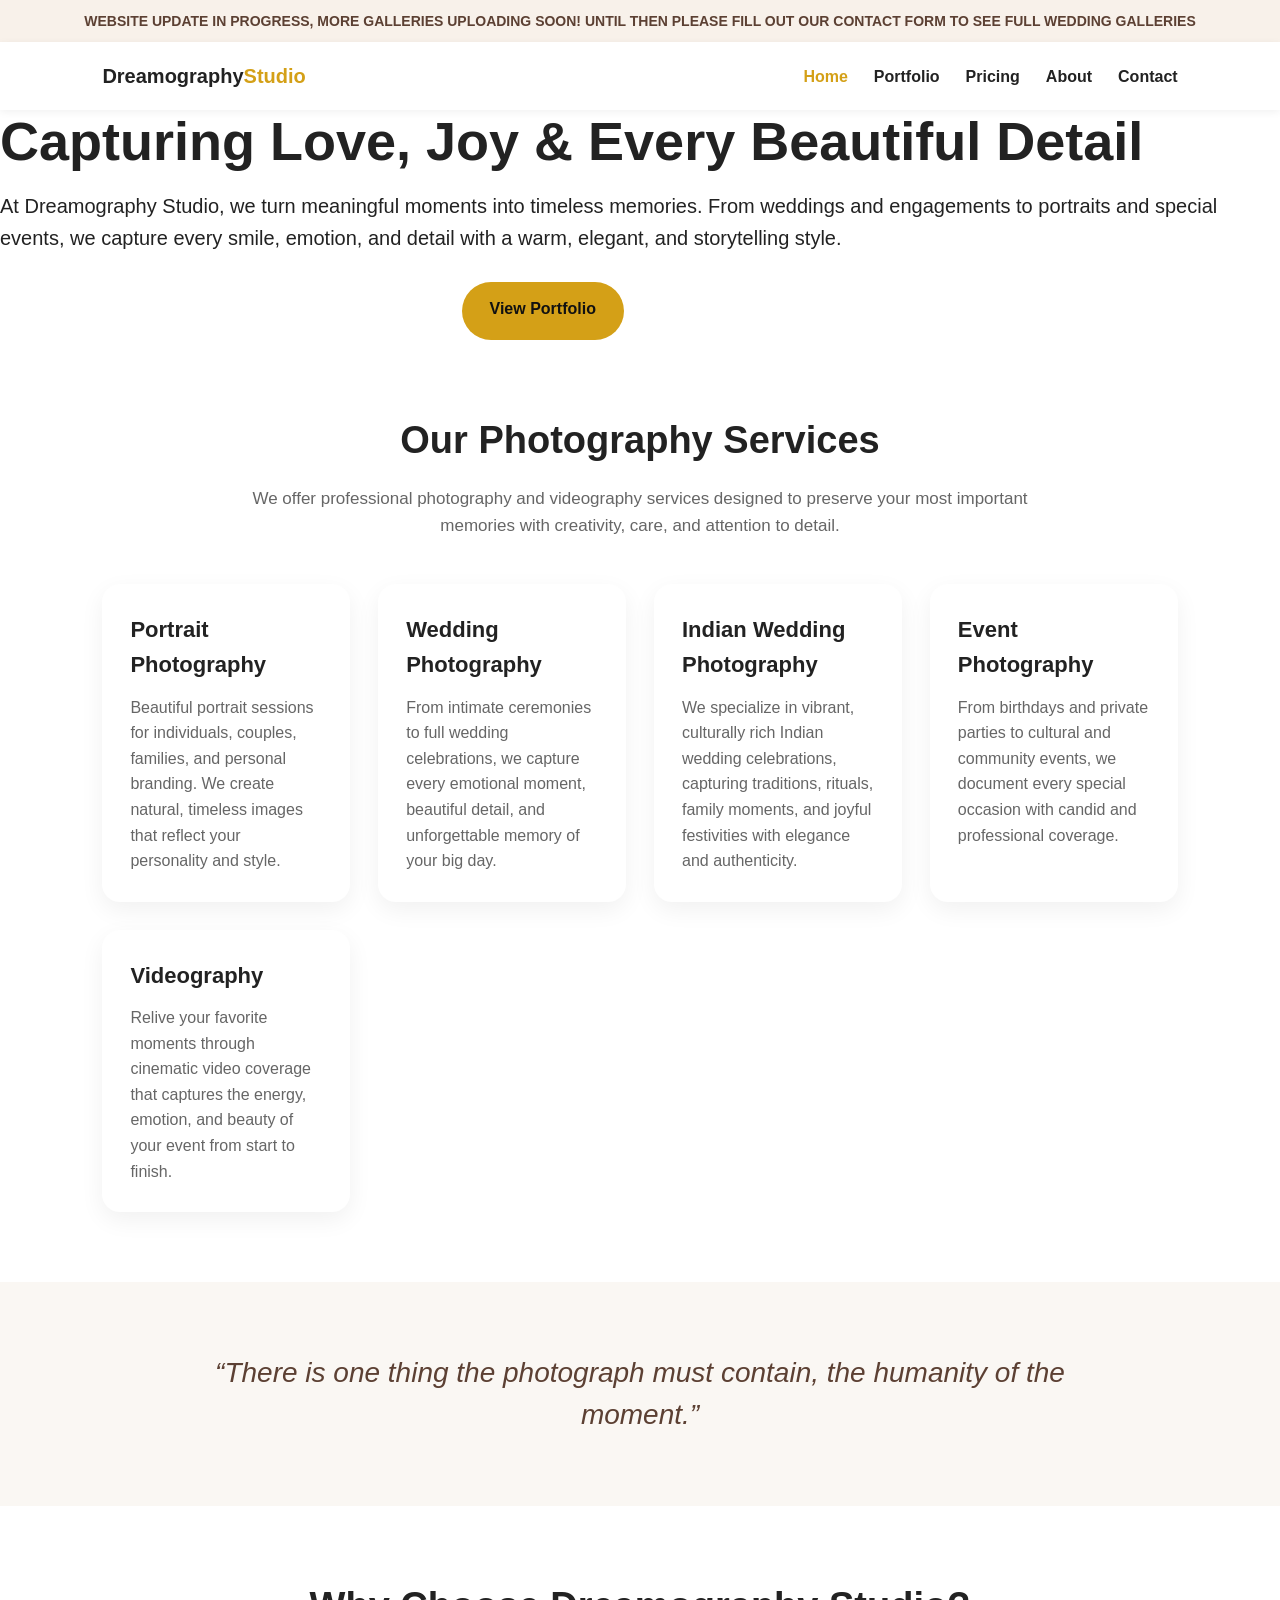
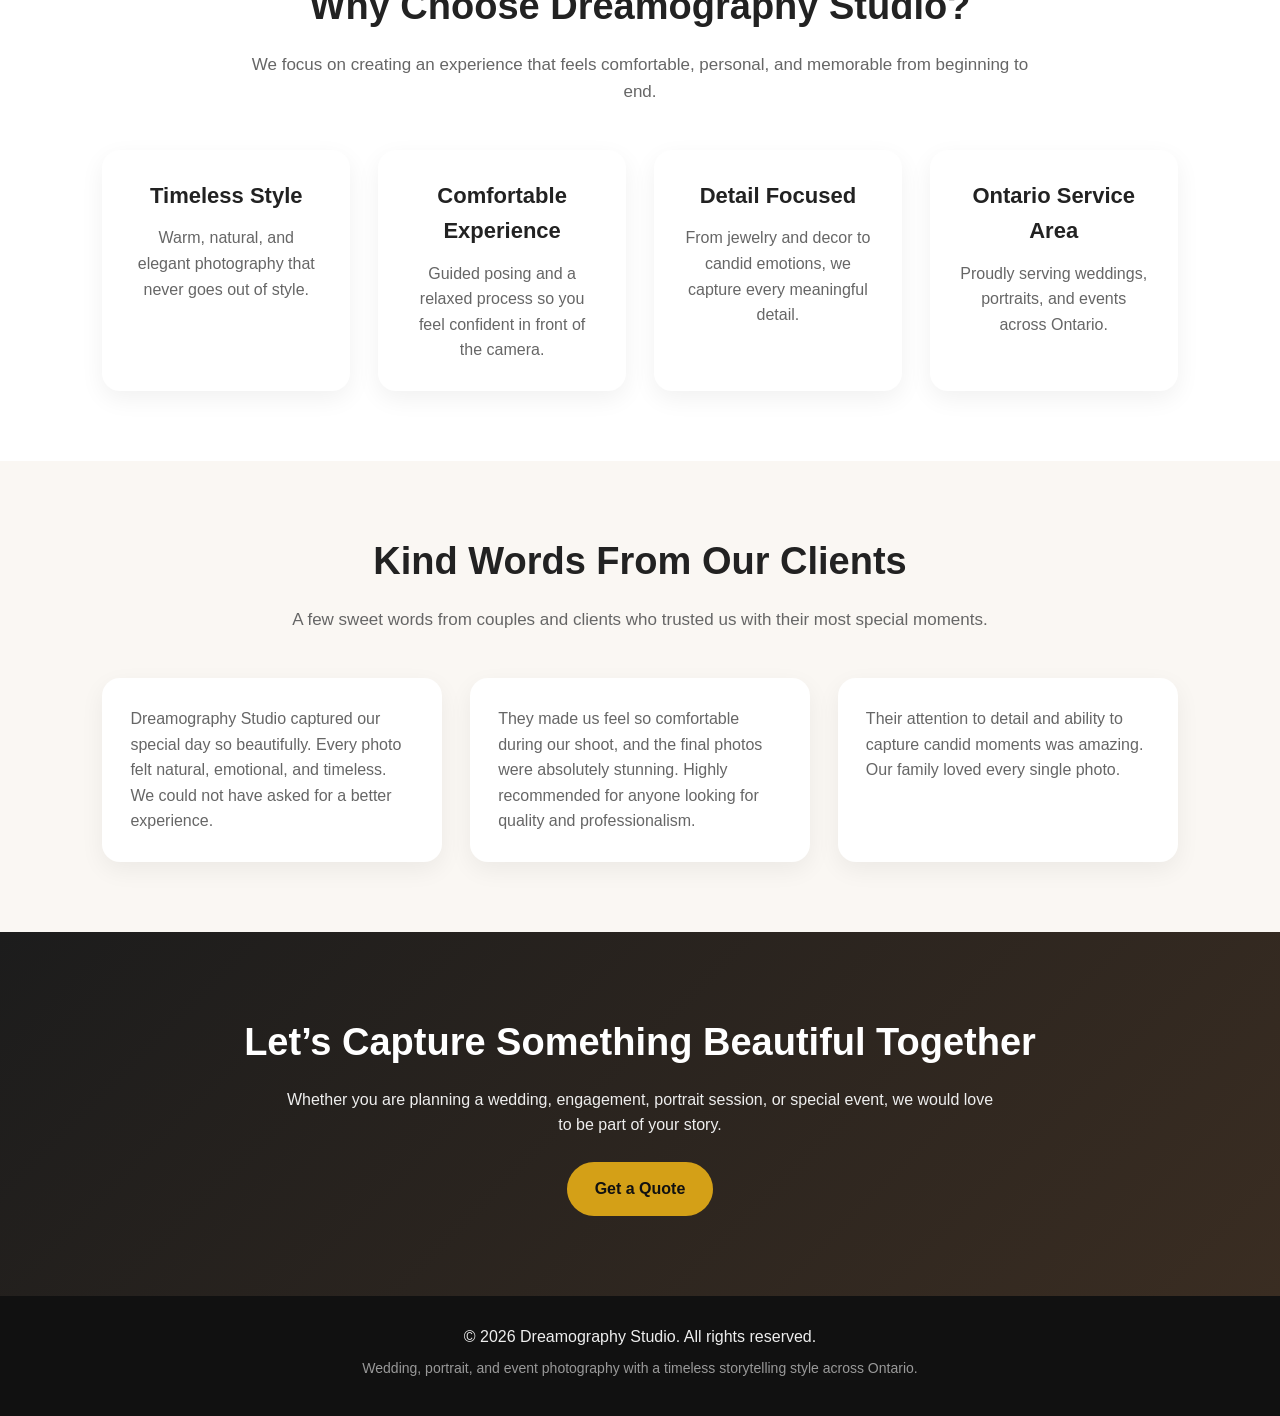
<file: index.html>
<!DOCTYPE html>
<html lang="en">
<head>
  <meta charset="UTF-8" />
  <meta name="viewport" content="width=device-width, initial-scale=1.0" />
  <title>Dreamography Studio</title>
  <link rel="stylesheet" href="style.css" />
</head>
<body>

  <div class="top-bar">
    WEBSITE UPDATE IN PROGRESS, MORE GALLERIES UPLOADING SOON! UNTIL THEN PLEASE FILL OUT OUR CONTACT FORM TO SEE FULL WEDDING GALLERIES
  </div>

  <nav class="navbar">
    <a href="index.html" class="logo">Dreamography<span>Studio</span></a>
    <ul class="nav-links">
      <li><a href="index.html" class="active">Home</a></li>
      <li><a href="portfolio.html">Portfolio</a></li>
      <li><a href="pricing.html">Pricing</a></li>
      <li><a href="about.html">About</a></li>
      <li><a href="contact.html">Contact</a></li>
    </ul>
  </nav>

  <section class="hero">
    <div class="hero-content">
      <h1>Capturing Love, Joy & Every Beautiful Detail</h1>
      <p>
        At Dreamography Studio, we turn meaningful moments into timeless memories.
        From weddings and engagements to portraits and special events, we capture
        every smile, emotion, and detail with a warm, elegant, and storytelling style.
      </p>
      <div class="hero-buttons">
        <a href="portfolio.html" class="btn btn-primary">View Portfolio</a>
        <a href="contact.html" class="btn btn-outline">Book Your Date</a>
      </div>
    </div>
  </section>

  <section class="section section-light">
    <h2 class="section-title">Our Photography Services</h2>
    <p class="section-subtitle">
      We offer professional photography and videography services designed to preserve
      your most important memories with creativity, care, and attention to detail.
    </p>

    <div class="services-grid">
      <div class="card">
        <h3>Portrait Photography</h3>
        <p>
          Beautiful portrait sessions for individuals, couples, families, and personal
          branding. We create natural, timeless images that reflect your personality and style.
        </p>
      </div>

      <div class="card">
        <h3>Wedding Photography</h3>
        <p>
          From intimate ceremonies to full wedding celebrations, we capture every emotional
          moment, beautiful detail, and unforgettable memory of your big day.
        </p>
      </div>

      <div class="card">
        <h3>Indian Wedding Photography</h3>
        <p>
          We specialize in vibrant, culturally rich Indian wedding celebrations, capturing
          traditions, rituals, family moments, and joyful festivities with elegance and authenticity.
        </p>
      </div>

      <div class="card">
        <h3>Event Photography</h3>
        <p>
          From birthdays and private parties to cultural and community events, we document
          every special occasion with candid and professional coverage.
        </p>
      </div>

      <div class="card">
        <h3>Videography</h3>
        <p>
          Relive your favorite moments through cinematic video coverage that captures the
          energy, emotion, and beauty of your event from start to finish.
        </p>
      </div>
    </div>
  </section>

  <section class="section section-soft">
    <div class="quote-box">
      “There is one thing the photograph must contain, the humanity of the moment.”
    </div>
  </section>

  <section class="section section-light">
    <h2 class="section-title">Why Choose Dreamography Studio?</h2>
    <p class="section-subtitle">
      We focus on creating an experience that feels comfortable, personal, and memorable from beginning to end.
    </p>

    <div class="features-grid">
      <div class="card feature-card">
        <h3>Timeless Style</h3>
        <p>Warm, natural, and elegant photography that never goes out of style.</p>
      </div>

      <div class="card feature-card">
        <h3>Comfortable Experience</h3>
        <p>Guided posing and a relaxed process so you feel confident in front of the camera.</p>
      </div>

      <div class="card feature-card">
        <h3>Detail Focused</h3>
        <p>From jewelry and decor to candid emotions, we capture every meaningful detail.</p>
      </div>

      <div class="card feature-card">
        <h3>Ontario Service Area</h3>
        <p>Proudly serving weddings, portraits, and events across Ontario.</p>
      </div>
    </div>
  </section>

  <section class="section section-soft">
    <h2 class="section-title">Kind Words From Our Clients</h2>
    <p class="section-subtitle">
      A few sweet words from couples and clients who trusted us with their most special moments.
    </p>

    <div class="testimonial-grid">
      <div class="card">
        <p>
          Dreamography Studio captured our special day so beautifully. Every photo felt natural,
          emotional, and timeless. We could not have asked for a better experience.
        </p>
      </div>

      <div class="card">
        <p>
          They made us feel so comfortable during our shoot, and the final photos were absolutely stunning.
          Highly recommended for anyone looking for quality and professionalism.
        </p>
      </div>

      <div class="card">
        <p>
          Their attention to detail and ability to capture candid moments was amazing.
          Our family loved every single photo.
        </p>
      </div>
    </div>
  </section>

  <section class="cta-section">
    <h2>Let’s Capture Something Beautiful Together</h2>
    <p>
      Whether you are planning a wedding, engagement, portrait session, or special event,
      we would love to be part of your story.
    </p>
    <a href="contact.html" class="btn btn-primary">Get a Quote</a>
  </section>

  <footer class="footer">
    <p>© 2026 Dreamography Studio. All rights reserved.</p>
    <p class="small-note">
      Wedding, portrait, and event photography with a timeless storytelling style across Ontario.
    </p>
  </footer>

</body>
</html>
</file>
<file: style.css>
* {
  margin: 0;
  padding: 0;
  box-sizing: border-box;
}

html {
  scroll-behavior: smooth;
}

body {
  font-family: Arial, sans-serif;
  color: #222;
  background-color: #fff;
  line-height: 1.6;
}

img {
  max-width: 100%;
  display: block;
}

a {
  text-decoration: none;
  color: inherit;
}

.top-bar {
  background: #f8f1ea;
  color: #5c4033;
  text-align: center;
  padding: 10px 20px;
  font-size: 14px;
  font-weight: 600;
}

.navbar {
  background: #fff;
  padding: 18px 8%;
  display: flex;
  justify-content: space-between;
  align-items: center;
  box-shadow: 0 2px 8px rgba(0, 0, 0, 0.06);
  position: sticky;
  top: 0;
  z-index: 1000;
}

.logo {
  font-size: 20px;
  font-weight: 700;
  color: #222;
}

.logo span {
  color: #d4a017;
}

.nav-links {
  list-style: none;
  display: flex;
  gap: 26px;
}

.nav-links a {
  font-size: 16px;
  font-weight: 600;
  transition: color 0.3s ease;
}

.nav-links a:hover,
.nav-links a.active {
  color: #d4a017;
}

background: linear-gradient(rgba(0,0,0,0.55), rgba(0,0,0,0.6)),
url("https://images.unsplash.com/photo-1606800052052-a08af7148866") center/cover no-repeat;
  height: 88vh;
  background: linear-gradient(rgba(0,0,0,0.45), rgba(0,0,0,0.5)),
    url("portrait.jpg") center/cover no-repeat;
  display: flex;
  align-items: center;
  justify-content: center;
  text-align: center;
  padding: 0 20px;
  color: white;
}

.hero-content {
  max-width: 850px;
}

.hero h1 {
  font-size: 54px;
  line-height: 1.15;
  margin-bottom: 18px;
}

.hero p {
  font-size: 20px;
  margin-bottom: 28px;
}

.hero-buttons {
  display: flex;
  gap: 16px;
  justify-content: center;
  flex-wrap: wrap;
}

.btn {
  display: inline-block;
  padding: 14px 28px;
  border-radius: 30px;
  font-weight: 700;
  transition: all 0.3s ease;
}

.btn-primary {
  background: #d4a017;
  color: #111;
}

.btn-primary:hover {
  background: #b98b10;
}

.btn-outline {
  border: 2px solid #fff;
  color: #fff;
}

.btn-outline:hover {
  background: #fff;
  color: #111;
}

.section {
  padding: 70px 8%;
}

.section-light {
  background: #fff;
}

.section-soft {
  background: #faf7f3;
}

.section-title {
  text-align: center;
  margin-bottom: 14px;
  font-size: 38px;
  color: #222;
}

.section-subtitle {
  text-align: center;
  max-width: 780px;
  margin: 0 auto 45px;
  color: #666;
  font-size: 17px;
}

.services-grid,
.features-grid,
.pricing-grid,
.gallery-grid,
.testimonial-grid,
.contact-grid {
  display: grid;
  gap: 28px;
}

.services-grid,
.features-grid,
.pricing-grid,
.testimonial-grid {
  grid-template-columns: repeat(auto-fit, minmax(240px, 1fr));
}

.gallery-grid {
  grid-template-columns: repeat(auto-fit, minmax(220px, 1fr));
}

.contact-grid {
  grid-template-columns: 1fr 1fr;
  align-items: start;
}

.card {
  background: #fff;
  border-radius: 18px;
  padding: 28px;
  box-shadow: 0 8px 24px rgba(0,0,0,0.06);
}

.card h3 {
  margin-bottom: 12px;
  font-size: 22px;
  color: #222;
}

.card p,
.card li {
  color: #666;
}

.feature-card {
  text-align: center;
}

.quote-box {
  max-width: 850px;
  margin: 0 auto;
  text-align: center;
  font-style: italic;
  color: #5c4033;
  font-size: 28px;
  line-height: 1.5;
}

.about-content {
  max-width: 900px;
  margin: 0 auto;
}

.about-content p {
  margin-bottom: 18px;
  color: #555;
  font-size: 17px;
}

.about-list {
  margin-top: 24px;
  padding-left: 20px;
}

.about-list li {
  margin-bottom: 12px;
  color: #555;
}

.gallery-card {
  overflow: hidden;
  border-radius: 18px;
  box-shadow: 0 8px 24px rgba(0,0,0,0.08);
  background: #fff;
}

.gallery-card img {
  width: 100%;
  height: 320px;
  object-fit: cover;
}

.gallery-card .caption {
  padding: 16px 18px;
}

.gallery-card h4 {
  margin-bottom: 8px;
  font-size: 18px;
}

.gallery-card p {
  color: #666;
  font-size: 14px;
}

.price {
  font-size: 28px;
  font-weight: 700;
  color: #d4a017;
  margin-bottom: 14px;
}

.price-list {
  list-style: none;
  margin-top: 15px;
}

.price-list li {
  margin-bottom: 10px;
  color: #555;
}

.contact-info h3,
.contact-form h3 {
  margin-bottom: 16px;
  font-size: 28px;
}

.contact-info p {
  margin-bottom: 14px;
  color: #555;
}

.contact-info strong {
  color: #222;
}

.contact-form form {
  display: flex;
  flex-direction: column;
  gap: 14px;
}

.contact-form input,
.contact-form select,
.contact-form textarea {
  width: 100%;
  padding: 14px 16px;
  border: 1px solid #ddd;
  border-radius: 10px;
  font-size: 15px;
  outline: none;
}

.contact-form input:focus,
.contact-form select:focus,
.contact-form textarea:focus {
  border-color: #d4a017;
}

.contact-form textarea {
  min-height: 140px;
  resize: vertical;
}

.cta-section {
  text-align: center;
  padding: 80px 8%;
  background: linear-gradient(135deg, #1c1c1c, #3a2d22);
  color: #fff;
}

.cta-section h2 {
  font-size: 38px;
  margin-bottom: 14px;
}

.cta-section p {
  max-width: 720px;
  margin: 0 auto 24px;
  color: #eee;
}

.footer {
  background: #111;
  color: #eee;
  text-align: center;
  padding: 28px 20px;
}

.footer p {
  margin-bottom: 8px;
}

.small-note {
  font-size: 14px;
  color: #999;
}

.page-banner {
  background: linear-gradient(rgba(0,0,0,0.45), rgba(0,0,0,0.55)),
    url("portrait.jpg") center/cover no-repeat;
  color: #fff;
  text-align: center;
  padding: 90px 20px;
}

.page-banner h1 {
  font-size: 48px;
  margin-bottom: 12px;
}

.page-banner p {
  max-width: 700px;
  margin: 0 auto;
  font-size: 18px;
}

@media (max-width: 900px) {
  .contact-grid {
    grid-template-columns: 1fr;
  }

  .hero h1 {
    font-size: 40px;
  }

  .hero p {
    font-size: 18px;
  }

  .page-banner h1 {
    font-size: 36px;
  }
}

@media (max-width: 700px) {
  .navbar {
    flex-direction: column;
    gap: 14px;
  }

  .nav-links {
    flex-wrap: wrap;
    justify-content: center;
    gap: 14px;
  }

  .hero {
    height: auto;
    min-height: 75vh;
    padding: 80px 20px;
  }

  .hero h1 {
    font-size: 32px;
  }

  .section-title {
    font-size: 30px;
  }

  .quote-box {
    font-size: 22px;
  }
}
</file>
